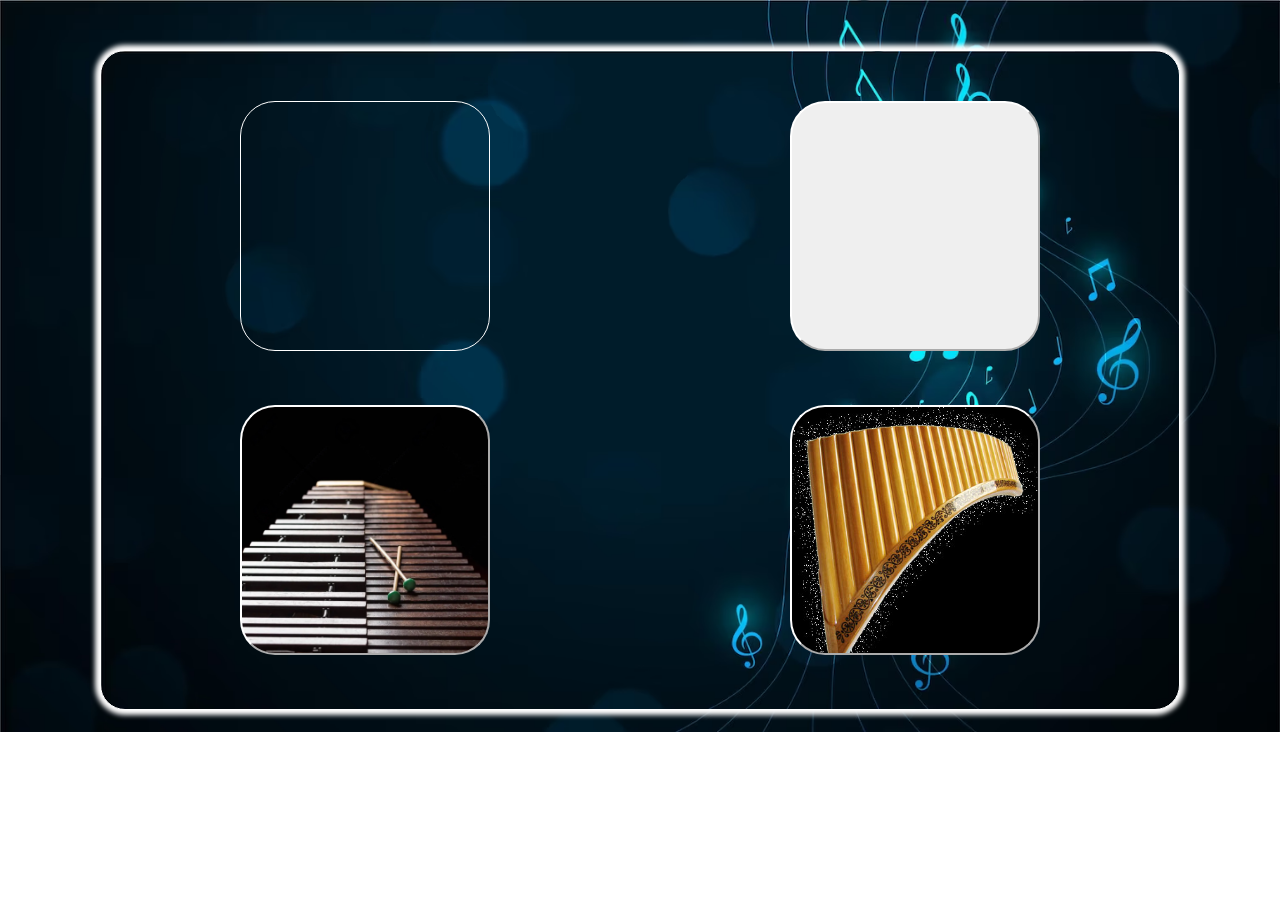
<file: index.html>
<!DOCTYPE html>
<html lang="en">
<head>
    <meta charset="UTF-8">
    <meta http-equiv="X-UA-Compatible" content="IE=edge">
    <meta name="viewport" content="width=device-width, initial-scale=1.0">
    <title>Musical app</title>
    <link rel="stylesheet" href="https://stackpath.bootstrapcdn.com/bootstrap/4.5.2/css/bootstrap.min.css" integrity="sha384-JcKb8q3iqJ61gNV9KGb8thSsNjpSL0n8PARn9HuZOnIxN0hoP+VmmDGMN5t9UJ0Z" crossorigin="anonymous" />
    <script src="https://code.jquery.com/jquery-3.5.1.slim.min.js" integrity="sha384-DfXdz2htPH0lsSSs5nCTpuj/zy4C+OGpamoFVy38MVBnE+IbbVYUew+OrCXaRkfj" crossorigin="anonymous"></script>
    <script src="https://cdn.jsdelivr.net/npm/popper.js@1.16.1/dist/umd/popper.min.js" integrity="sha384-9/reFTGAW83EW2RDu2S0VKaIzap3H66lZH81PoYlFhbGU+6BZp6G7niu735Sk7lN" crossorigin="anonymous"></script>
    <script src="https://stackpath.bootstrapcdn.com/bootstrap/4.5.2/js/bootstrap.min.js" integrity="sha384-B4gt1jrGC7Jh4AgTPSdUtOBvfO8shuf57BaghqFfPlYxofvL8/KUEfYiJOMMV+rV" crossorigin="anonymous"></script>
    <link rel="stylesheet" href="index.css">
</head>
<body>
    <div class="div4">
    <div class="card div3 ">
    <div class="d-flex flex-row justify-content-center div1">
            <a href="piano.html"><button class="btn" id="pia" ></button></a>
            <a href="drum.html"><button class="btn1" id="dru"></button></a>
    </div>        
    <div class="d-flex flex-row justify-content-center div2">
           <a href="xylo.html"> <button class="btn2" id="tab"></button></a>
            <a href="flute.html"><button class="btn3" id="btn3"></button></a>
            <script src="index.js"></script>
    </div>
   </div>
</div>
</body>
</html>
</file>
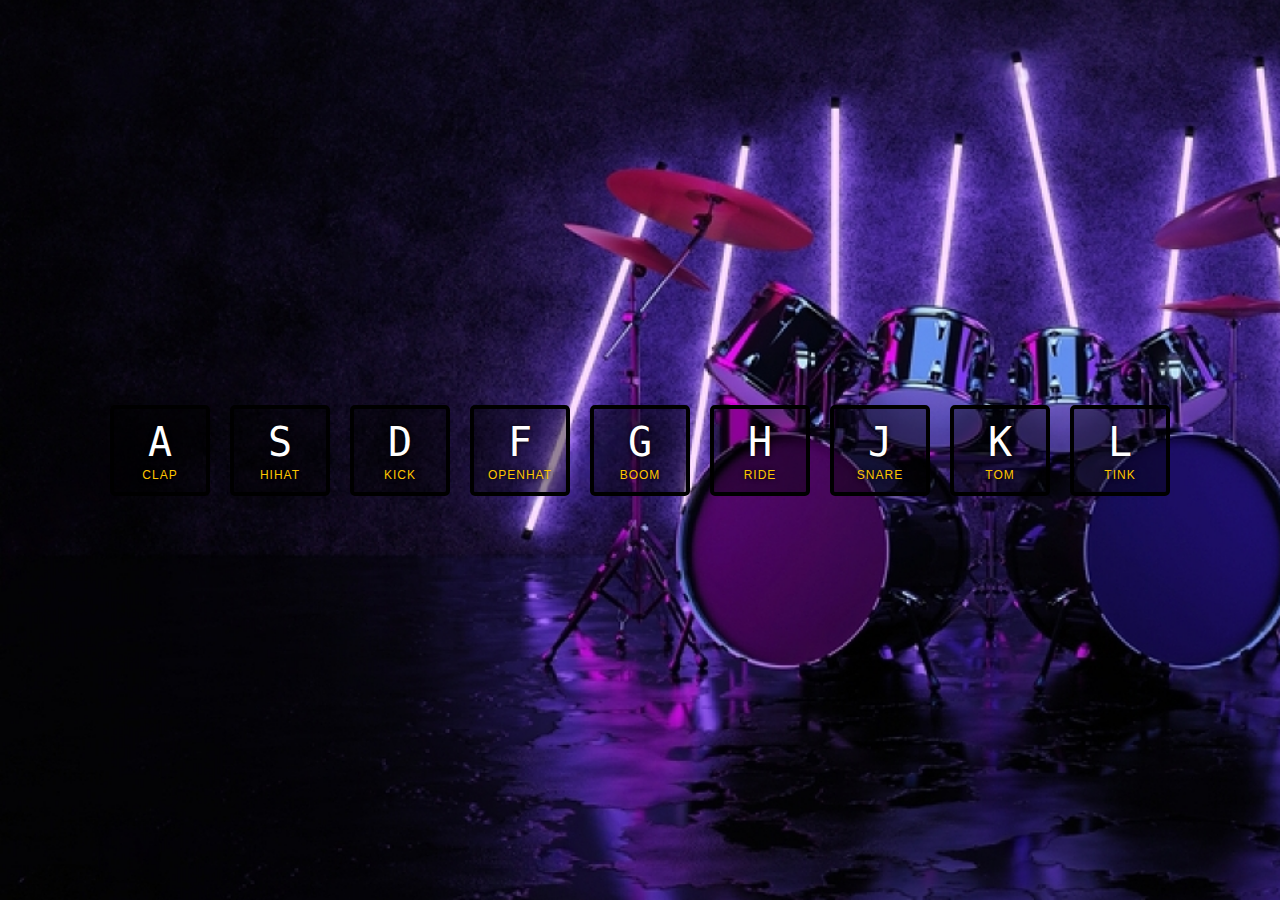
<file: drum.html>
<!DOCTYPE html>
<html lang="en">
<head>
    <meta charset="UTF-8">
    <meta http-equiv="X-UA-Compatible" content="IE=edge">
    <meta name="viewport" content="width=device-width, initial-scale=1.0">
    <title>Drum</title>
    <link rel="stylesheet" href="drum.css">
</head>
<body>
    <div class="keys">
        <button data-key="65" class="key">
          <kbd>A</kbd>
          <span class="sound clap">clap</span>
        </button>
        <button data-key="83" class="key">
          <kbd>S</kbd>
          <span class="sound">hihat</span>
        </button>
        <button data-key="68" class="key">
          <kbd>D</kbd>
          <span class="sound">kick</span>
        </button>
        <button data-key="70" class="key">
          <kbd>F</kbd>
          <span class="sound">openhat</span>
        </button>
        <button data-key="71" class="key">
          <kbd>G</kbd>
          <span class="sound">boom</span>
        </button>
        <button data-key="72" class="key">
          <kbd>H</kbd>
          <span class="sound">ride</span>
        </button>
        <button data-key="74" class="key">
          <kbd>J</kbd>
          <span class="sound">snare</span>
        </button>
        <button data-key="75" class="key">
          <kbd>K</kbd>
          <span class="sound">tom</span>
        </button>
        <button data-key="76" class="key">
          <kbd>L</kbd>
          <span class="sound">tink</span>
        </button>
      </div>
    <script src="drum.js"></script>
    
</body>
</html>
</file>
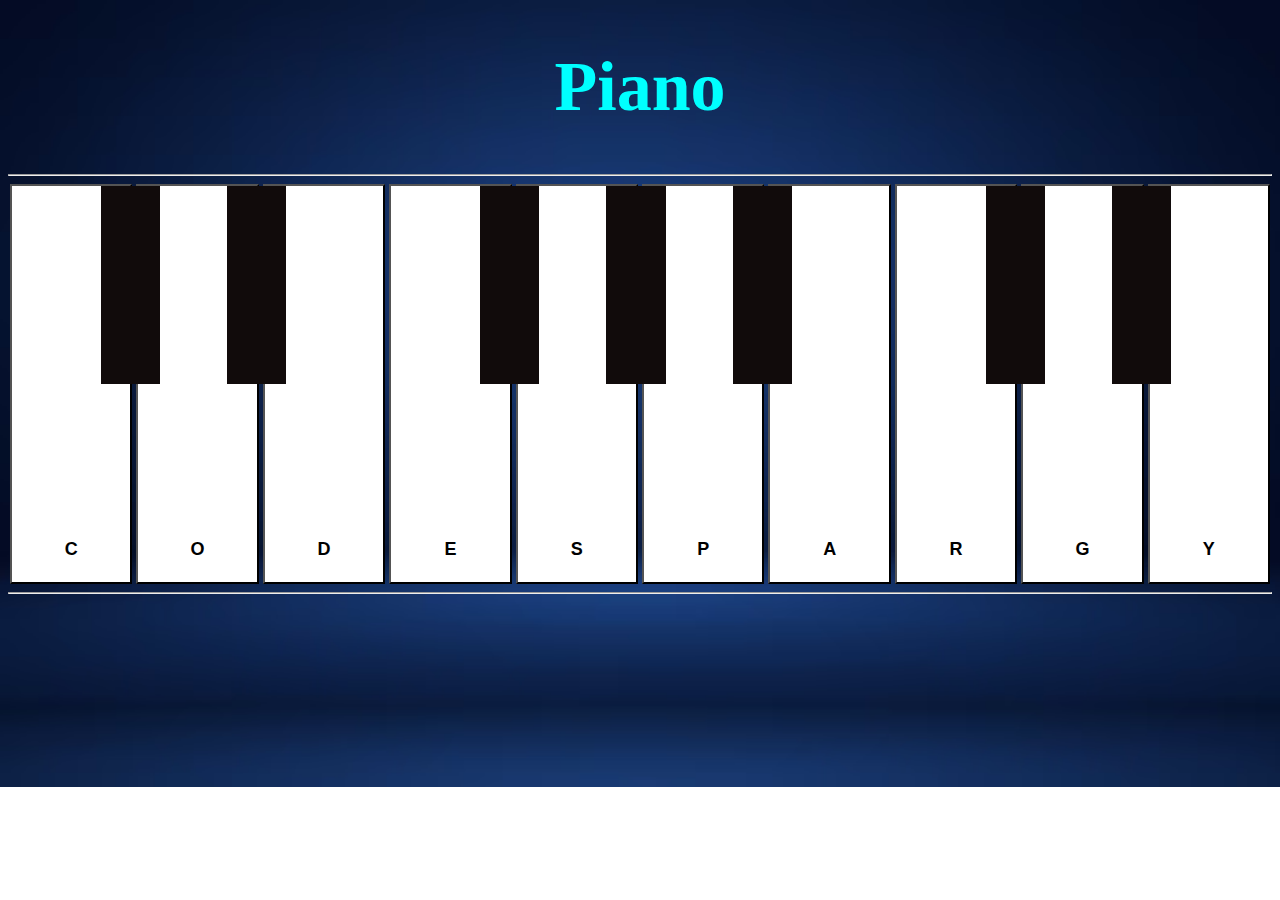
<file: piano.html>
<!DOCTYPE html>
<html lang="en">
<head>
    <meta charset="UTF-8">
    <meta http-equiv="X-UA-Compatible" content="IE=edge">
    <meta name="viewport" content="width=device-width, initial-scale=1.0">
    <title>Piano</title>
    <link rel="stylesheet" href="piano.css">
    
</head>
<body>
  <h1>Piano</h1>
  <hr>
    <div class="container">
    <!-- white and black keys -->
    <button class="key white black " id="c" ><h3>C</h3></button>
    <button class="key white black "id="o" ><h3>O</h3></button>
    <!-- white keys -->
    <button class="key white" id="d" ><h3>D</h3></button>
     <!-- white and black keys -->
    <button class="key white black "id="e" ><h3>E</h3></button>
    <button class="key white black "id="s" ><h3>S</h3></button>
    <button class="key white black" id="p" ><h3>P</h3></button>
    <!-- white keys -->
    <button class="key white "id="a" ><h3>A</h3></button>
     <!-- white and black keys -->
    <button class="key white black "id="r" ><h3>R</h3></button>
    <button class="key white black "id="g" ><h3>G</h3></button>
    <!-- white keys -->
    <button class="key white " id="y" ><h3>Y</h3></button>
   </div>  
   <hr>
  <script src="piano.js"></script>
  <body>
</html>
</file>
<file: index.css>
body{
    background-image:url("homebg.png");
    background-repeat: no-repeat;
    background-size: cover;
}
.btn
{
    width: 250px;
    height: 250px;
    margin-right: 100px;
    border-radius: 35px;
    background-image: url("https://res.cloudinary.com/dmysqtqol/image/upload/v1676088198/vjsstuthrokhqiotj1pk.jpg");
    background-size: cover;
    border-color: white;
    
}
.btn1
{
    width: 250px;
    height: 250px;
    margin-left: 200px;
    border-radius: 35px;
    background-image: url("https://res.cloudinary.com/dmysqtqol/image/upload/v1676088587/images_y4vh7r.jpg");
    background-size: cover;
    border-color: white;
}
.btn2
{
    width: 250px;
    height: 250px;
    margin-right: 100px;
    border-radius: 35px;
    background-image: url("xylo.jpeg");
    background-size: cover;
    border-color: white;
}
.btn3
{
    width: 250px;
    height: 250px;
    margin-left: 200px;
    border-radius: 35px;   
    background-image: url("pan-flute.jpg");
    background-size: cover;
    border-color: white;
}
.div1
{
    margin-top: 50px;
}
.pressed
{
    box-shadow: 0 3px 4px 0 #DBEDF3;
    opacity: 0.5;
}
.div2
{
    margin-top: 50px;
    margin-bottom: 50px;
}
.div3
{
    background-image: url("homebg.png");
    background-repeat: no-repeat;
    background-size: cover;
    border-color: white;
    margin-top: 50px;
    margin-left:100px ;
    margin-right: 100px;
    border-radius: 25px;
    box-shadow: 0px 0px 5px 5px white;
}
</file>
<file: drum.css>
html {
    font-size: 10px;
    background: url(img/b9r5sEL.jpg) bottom center;
  
    background-size: cover;
  }
  
  body,html {
    margin: 0;
    padding: 0;
    font-family: sans-serif;
    background-image:url("drum_bg-transformed\ \(1\).jpeg");
    background-repeat:no-repeat;
    background-size: cover;
  }
  
  .keys {
    display: flex;
    flex: 1;
    min-height: 100vh;
    align-items: center;
    justify-content: center;
  }
  
  .key {
    border: .4rem solid black;
    border-radius: .5rem;
    margin: 1rem;
    font-size: 1.5rem;
    padding: 1rem .5rem;
    transition: all .07s ease;
    width: 10rem;
    text-align: center;
    color: white;
    background: rgba(0,0,0,0.4);
    text-shadow: 0 0 .5rem black;
  }
  
  .playing {
    transform: scale(1.1);
    border-color: #ffc600;
    box-shadow: 0 0 1rem #ffc600;
  }
  
  kbd {
    display: block;
    font-size: 4rem;
  }
  
  .sound {
    font-size: 1.2rem;
    text-transform: uppercase;
    letter-spacing: .1rem;
    color: #ffc600;
  }
</file>
<file: piano.css>
body {
  /*background: rgba(39, 34, 34, 0.986);*/
  background-image: url("piano_background.avif");
  background-repeat: no-repeat;
  background-size: cover;
}

h1{
  color: cyan;
  text-align: center;
  font-size: 70px;
}
h3{
  margin-top: 350px;
  text-align: center;
  font-size: large;
}
.container {
  width: 100%;
  display: flex;
  flex-flow: row nowrap;
}

.white {
  position: relative;
  background-color: white;
  width: 10%;
  height: 400px;
  margin: 0 2px;
}

.white.black:after {
  content: "";
  position: absolute;
  top: 0;
  background: rgb(17, 11, 11);
  right: -25%;
  width: 50%;
  height: 50%;
  z-index: 1;
}
.press
{
  opacity: 0.5;
  
}
</file>
